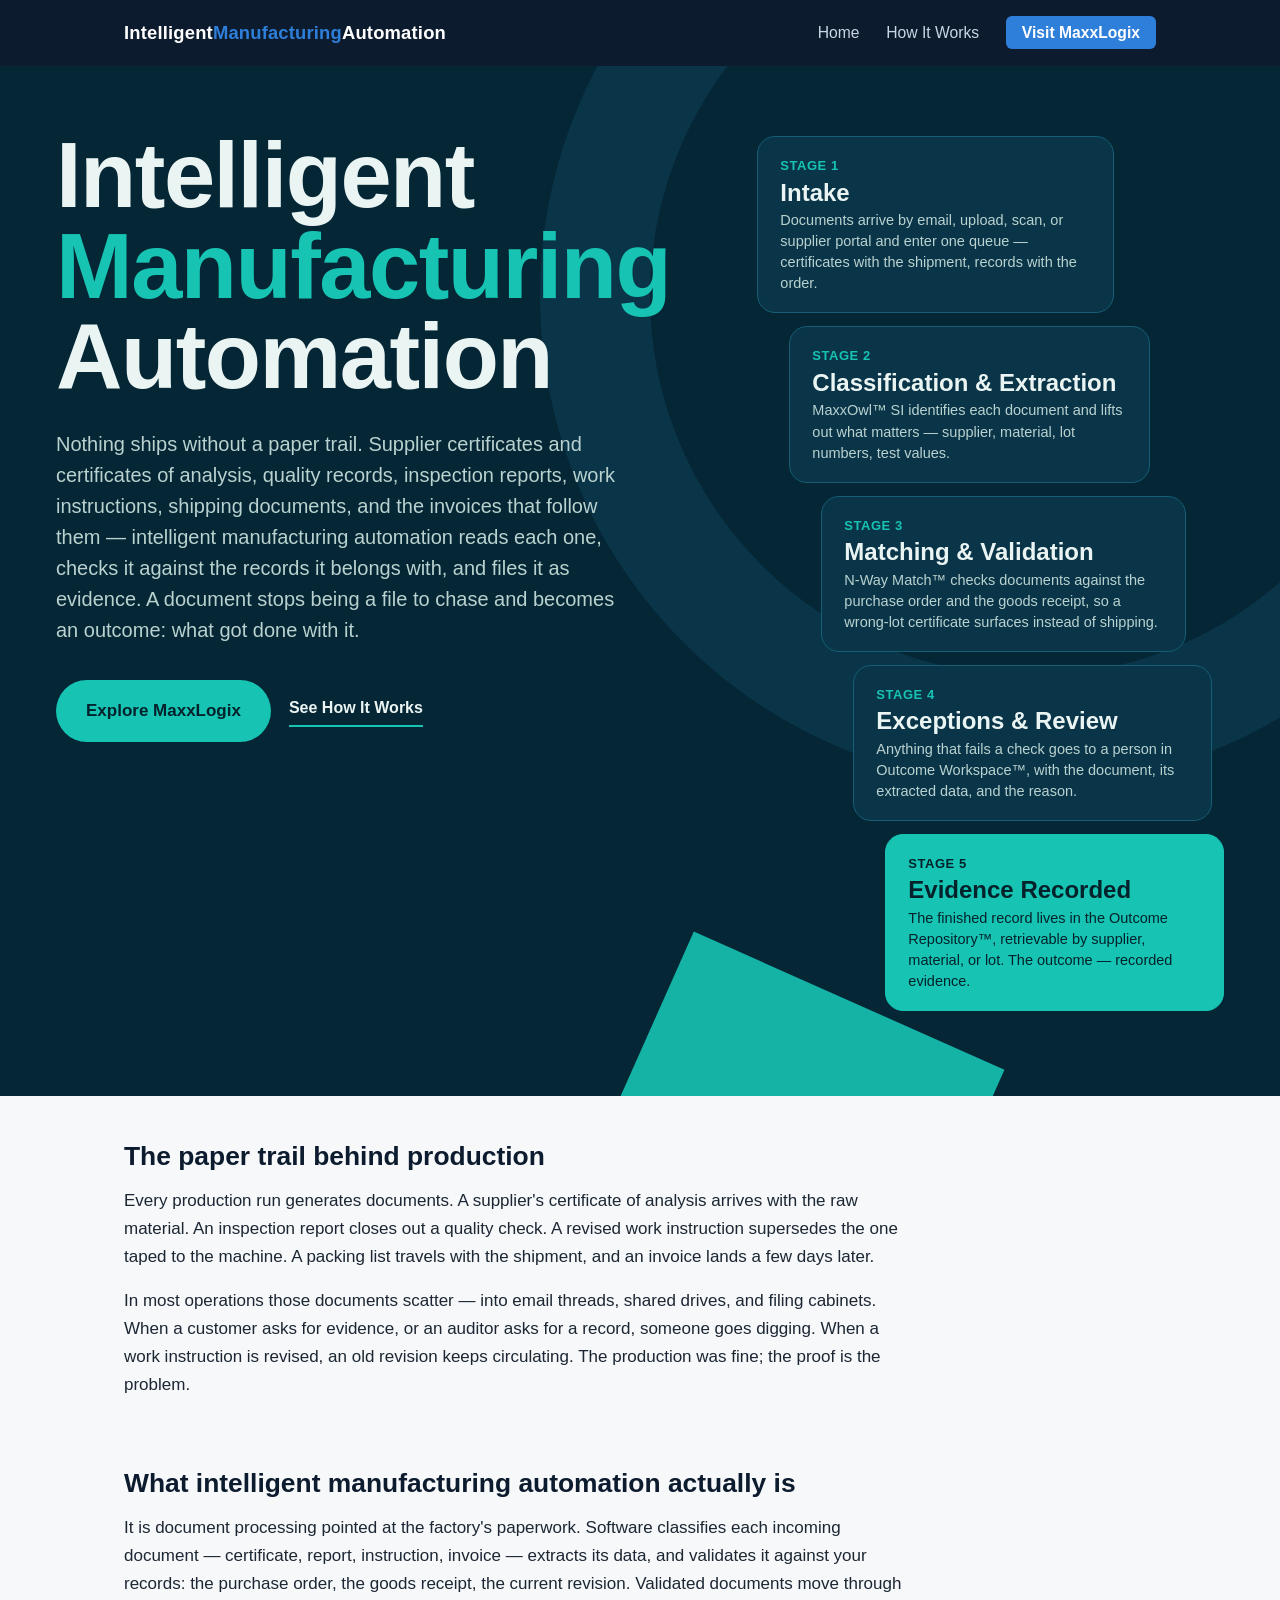
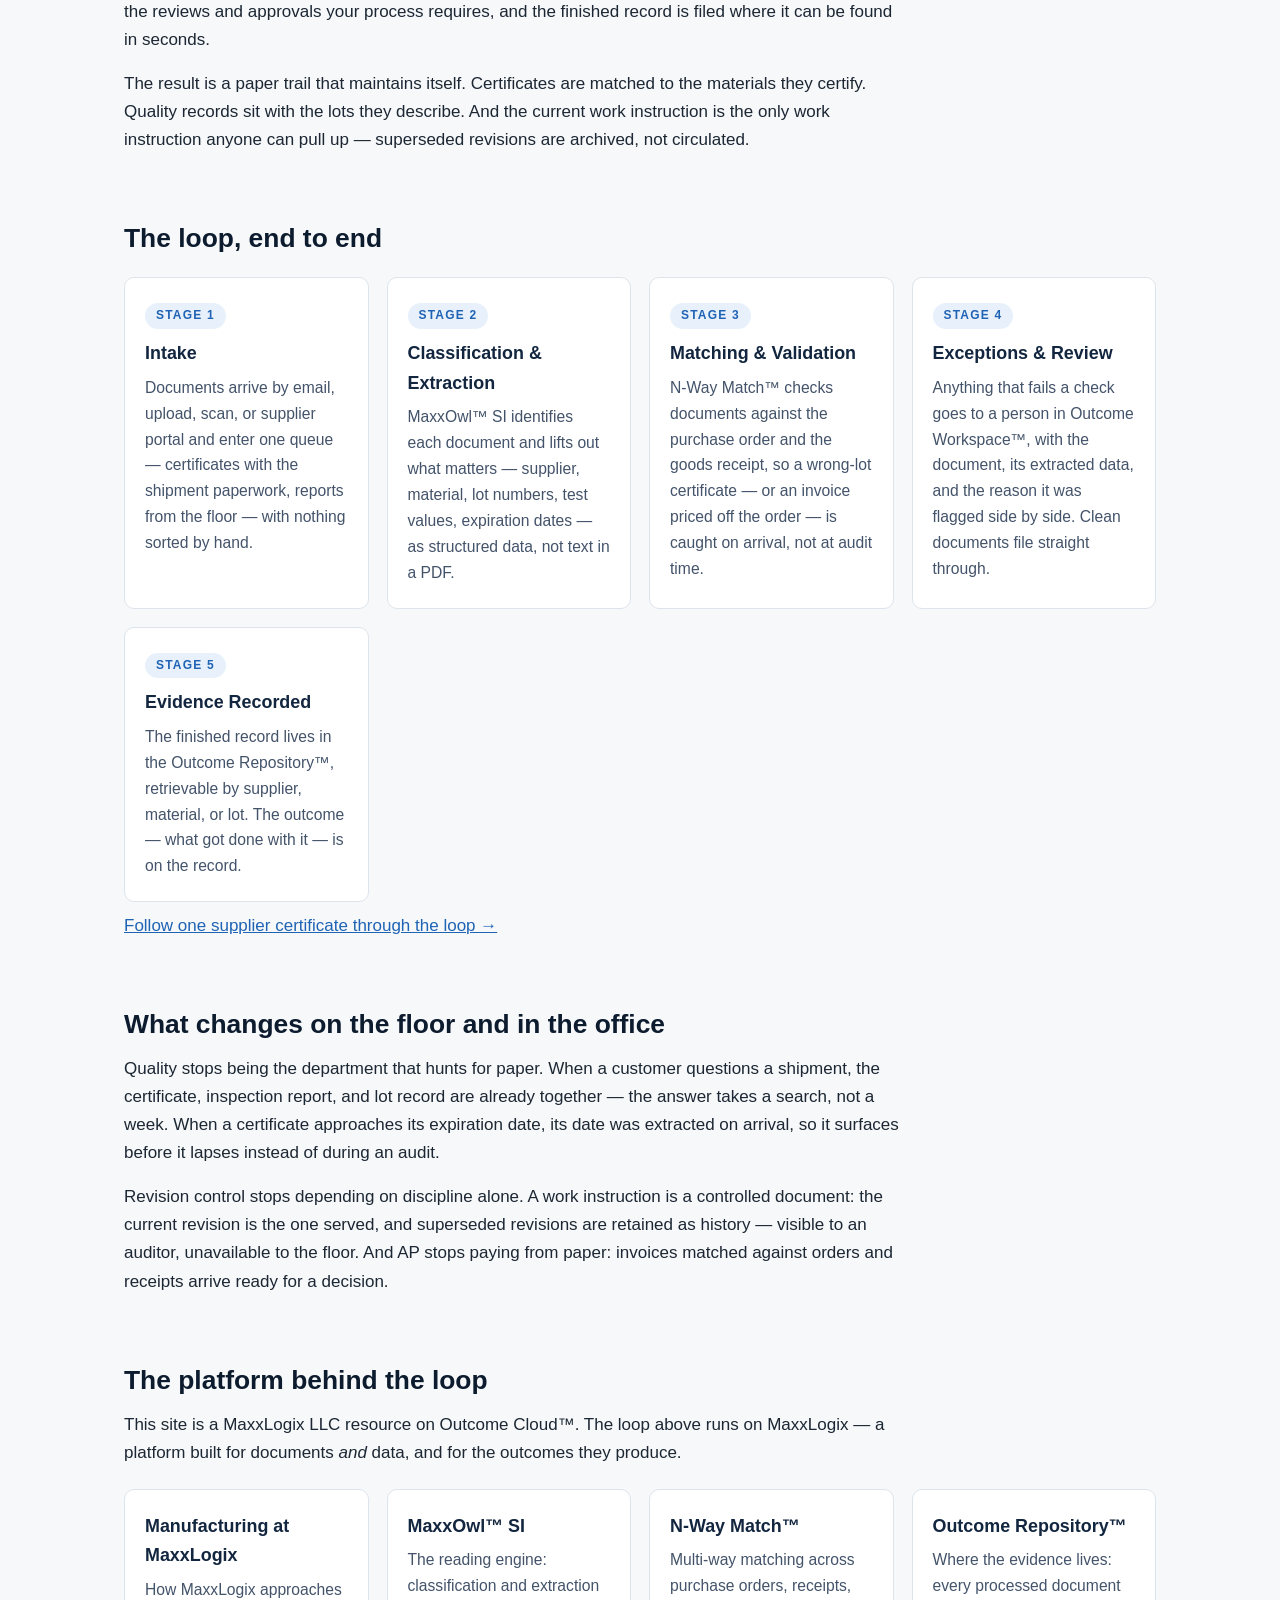
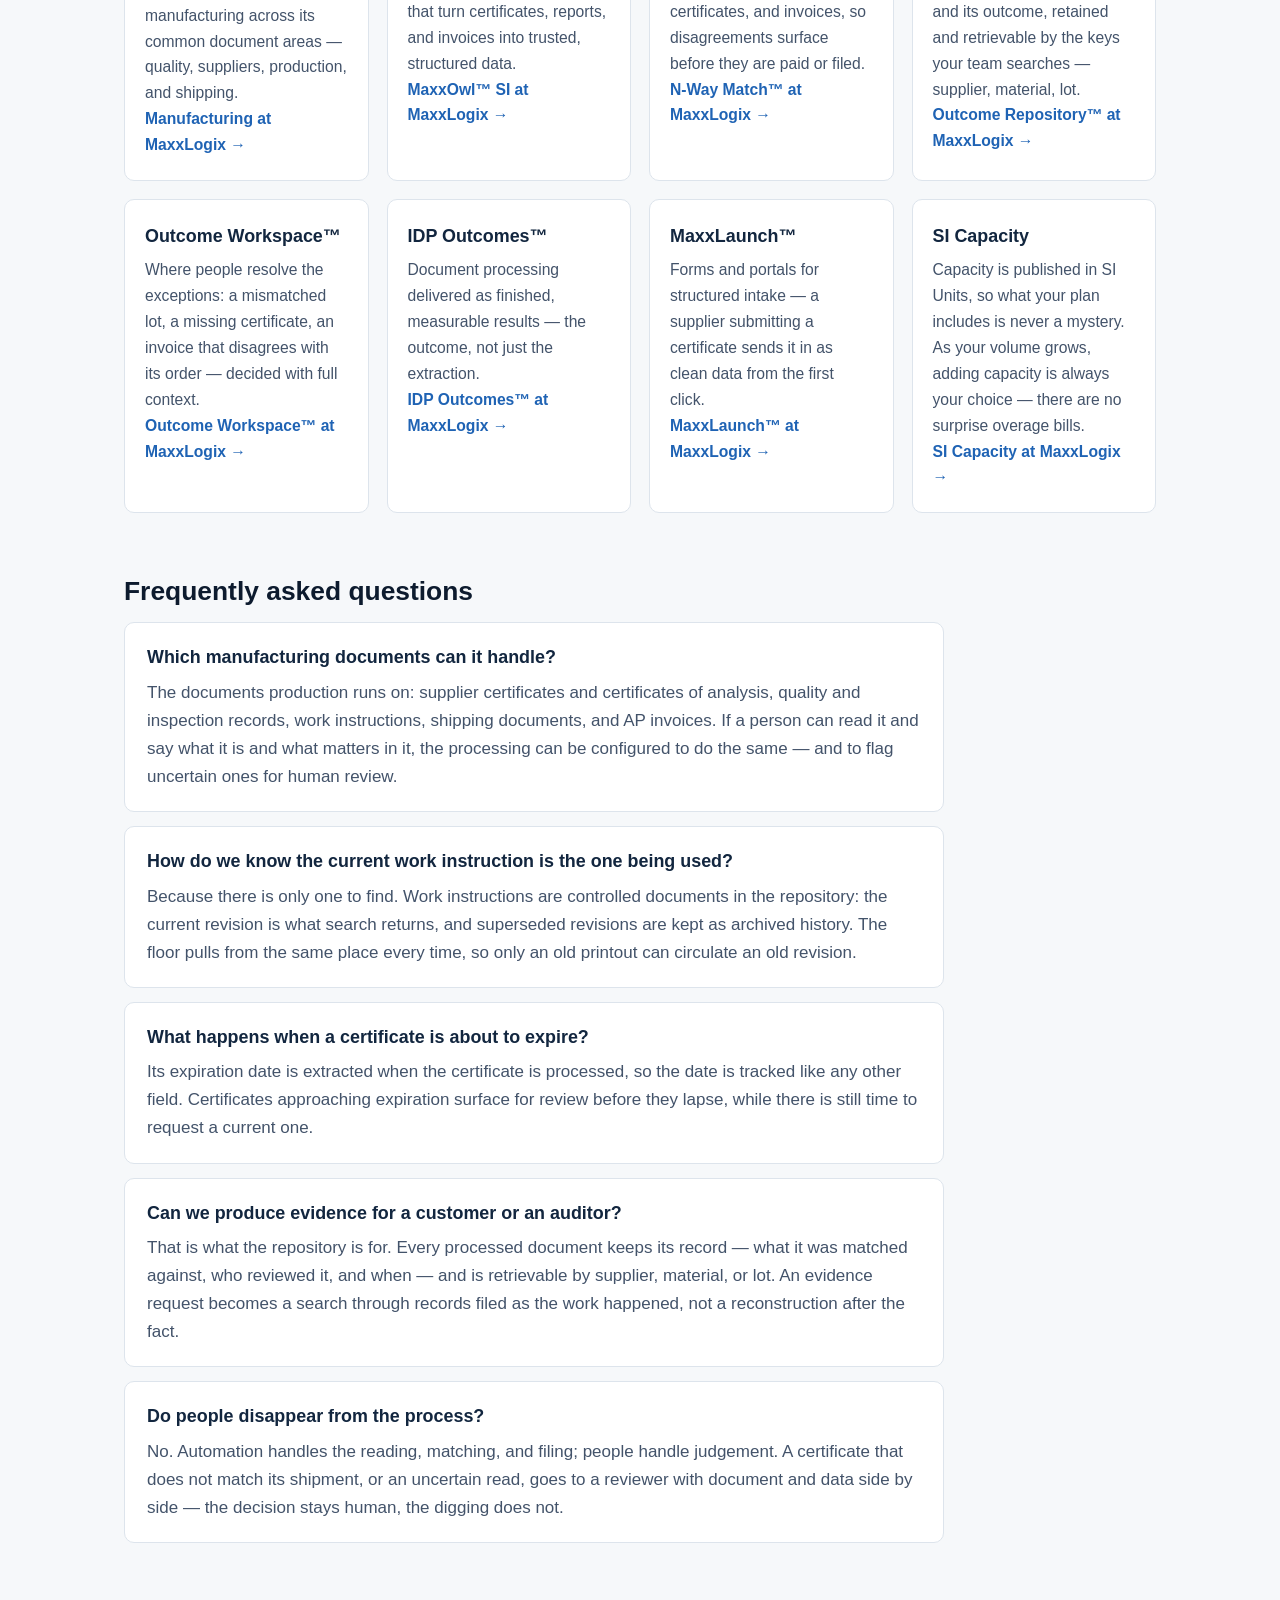
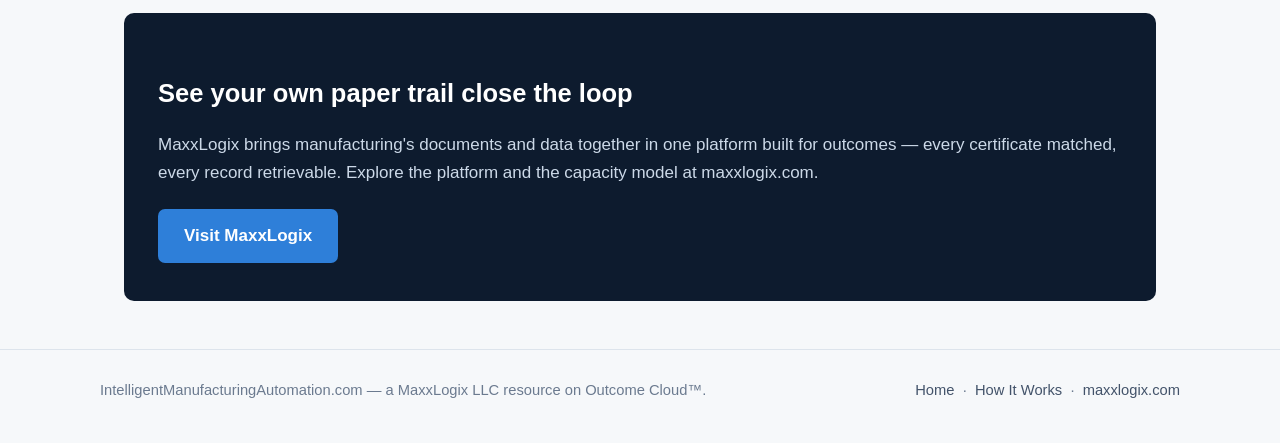
<file: index.html>
<!DOCTYPE html>
<html lang="en">
<head>
<meta charset="UTF-8">
<meta name="viewport" content="width=device-width, initial-scale=1.0">
<title>Intelligent Manufacturing Automation for Production Documents | Intelligent Manufacturing Automation</title>
<meta name="description" content="Intelligent manufacturing automation reads, matches, and files the documents behind production — supplier certificates, quality records, work instructions — as retrievable evidence on MaxxLogix.">
<link rel="canonical" href="https://intelligentmanufacturingautomation.com/">
<meta property="og:type" content="website">
<meta property="og:site_name" content="Intelligent Manufacturing Automation">
<meta property="og:title" content="Intelligent Manufacturing Automation for Production Documents">
<meta property="og:description" content="Supplier certificates, quality records, inspection reports, and work instructions — read, matched, and recorded as evidence. How manufacturing document automation runs on MaxxLogix.">
<meta property="og:url" content="https://intelligentmanufacturingautomation.com/">
<meta name="twitter:card" content="summary">
<link rel="stylesheet" href="style.css">
</head>
<body>

<header class="site-header">
  <div class="header-inner">
    <a class="wordmark" href="index.html">Intelligent<span>Manufacturing</span>Automation</a>
    <nav class="main-nav">
      <a href="index.html">Home</a>
      <a href="how-it-works.html">How It Works</a>
      <a class="nav-cta" href="https://maxxlogix.com">Visit MaxxLogix</a>
    </nav>
  </div>
</header>

<section class="bh">
  <div class="bh-wrap">
    <div class="bh-grid">
      <div>
        <h1 class="bh-h1" style="font-size:92px">Intelligent <span class="bh-a">Manufacturing</span> Automation</h1>
        <p class="bh-lede">Nothing ships without a paper trail. Supplier certificates and certificates of analysis, quality records, inspection reports, work instructions, shipping documents, and the invoices that follow them — intelligent manufacturing automation reads each one, checks it against the records it belongs with, and files it as evidence. A document stops being a file to chase and becomes an outcome: what got done with it.</p>
        <div class="bh-actions">
          <a class="bh-btn" href="https://maxxlogix.com">Explore MaxxLogix</a>
          <a class="bh-link2" href="how-it-works.html">See How It Works</a>
        </div>
      </div>
      <div class="bh-path" aria-label="The path, end to end">
        <div class="bh-stage bh-s1"><div class="bh-n">Stage 1</div><div class="bh-t">Intake</div><div class="bh-d">Documents arrive by email, upload, scan, or supplier portal and enter one queue — certificates with the shipment, records with the order.</div></div>
        <div class="bh-stage bh-s2"><div class="bh-n">Stage 2</div><div class="bh-t">Classification &amp; Extraction</div><div class="bh-d">MaxxOwl&trade; SI identifies each document and lifts out what matters — supplier, material, lot numbers, test values.</div></div>
        <div class="bh-stage bh-s3"><div class="bh-n">Stage 3</div><div class="bh-t">Matching &amp; Validation</div><div class="bh-d">N-Way Match&trade; checks documents against the purchase order and the goods receipt, so a wrong-lot certificate surfaces instead of shipping.</div></div>
        <div class="bh-stage bh-s4"><div class="bh-n">Stage 4</div><div class="bh-t">Exceptions &amp; Review</div><div class="bh-d">Anything that fails a check goes to a person in Outcome Workspace&trade;, with the document, its extracted data, and the reason.</div></div>
        <div class="bh-stage bh-s5"><div class="bh-n">Stage 5</div><div class="bh-t">Evidence Recorded</div><div class="bh-d">The finished record lives in the Outcome Repository&trade;, retrievable by supplier, material, or lot. The outcome — recorded evidence.</div></div>
      </div>
    </div>
  </div>
</section>

<main>

  <section>
    <h2>The paper trail behind production</h2>
    <p>Every production run generates documents. A supplier's certificate of analysis arrives with the raw material. An inspection report closes out a quality check. A revised work instruction supersedes the one taped to the machine. A packing list travels with the shipment, and an invoice lands a few days later.</p>
    <p>In most operations those documents scatter — into email threads, shared drives, and filing cabinets. When a customer asks for evidence, or an auditor asks for a record, someone goes digging. When a work instruction is revised, an old revision keeps circulating. The production was fine; the proof is the problem.</p>
  </section>

  <section>
    <h2>What intelligent manufacturing automation actually is</h2>
    <p>It is document processing pointed at the factory's paperwork. Software classifies each incoming document — certificate, report, instruction, invoice — extracts its data, and validates it against your records: the purchase order, the goods receipt, the current revision. Validated documents move through the reviews and approvals your process requires, and the finished record is filed where it can be found in seconds.</p>
    <p>The result is a paper trail that maintains itself. Certificates are matched to the materials they certify. Quality records sit with the lots they describe. And the current work instruction is the only work instruction anyone can pull up — superseded revisions are archived, not circulated.</p>
  </section>

  <section>
    <h2>The loop, end to end</h2>
    <div class="grid">
      <div class="card">
        <span class="step">Stage 1</span>
        <h3>Intake</h3>
        <p>Documents arrive by email, upload, scan, or supplier portal and enter one queue — certificates with the shipment paperwork, reports from the floor — with nothing sorted by hand.</p>
      </div>
      <div class="card">
        <span class="step">Stage 2</span>
        <h3>Classification &amp; Extraction</h3>
        <p>MaxxOwl&trade; SI identifies each document and lifts out what matters — supplier, material, lot numbers, test values, expiration dates — as structured data, not text in a PDF.</p>
      </div>
      <div class="card">
        <span class="step">Stage 3</span>
        <h3>Matching &amp; Validation</h3>
        <p>N-Way Match&trade; checks documents against the purchase order and the goods receipt, so a wrong-lot certificate — or an invoice priced off the order — is caught on arrival, not at audit time.</p>
      </div>
      <div class="card">
        <span class="step">Stage 4</span>
        <h3>Exceptions &amp; Review</h3>
        <p>Anything that fails a check goes to a person in Outcome Workspace&trade;, with the document, its extracted data, and the reason it was flagged side by side. Clean documents file straight through.</p>
      </div>
      <div class="card">
        <span class="step">Stage 5</span>
        <h3>Evidence Recorded</h3>
        <p>The finished record lives in the Outcome Repository&trade;, retrievable by supplier, material, or lot. The outcome — what got done with it — is on the record.</p>
      </div>
    </div>
    <p><a href="how-it-works.html">Follow one supplier certificate through the loop &rarr;</a></p>
  </section>

  <section>
    <h2>What changes on the floor and in the office</h2>
    <p>Quality stops being the department that hunts for paper. When a customer questions a shipment, the certificate, inspection report, and lot record are already together — the answer takes a search, not a week. When a certificate approaches its expiration date, its date was extracted on arrival, so it surfaces before it lapses instead of during an audit.</p>
    <p>Revision control stops depending on discipline alone. A work instruction is a controlled document: the current revision is the one served, and superseded revisions are retained as history — visible to an auditor, unavailable to the floor. And AP stops paying from paper: invoices matched against orders and receipts arrive ready for a decision.</p>
  </section>

  <section>
    <h2>The platform behind the loop</h2>
    <p class="narrow">This site is a MaxxLogix LLC resource on Outcome Cloud&trade;. The loop above runs on MaxxLogix — a platform built for documents <em>and</em> data, and for the outcomes they produce.</p>
    <div class="grid">
      <div class="card">
        <h3>Manufacturing at MaxxLogix</h3>
        <p>How MaxxLogix approaches manufacturing across its common document areas — quality, suppliers, production, and shipping.</p>
        <p><a href="https://maxxlogix.com/verticals/manufacturing/">Manufacturing at MaxxLogix &rarr;</a></p>
      </div>
      <div class="card">
        <h3>MaxxOwl&trade; SI</h3>
        <p>The reading engine: classification and extraction that turn certificates, reports, and invoices into trusted, structured data.</p>
        <p><a href="https://maxxlogix.com/maxxowl-si/">MaxxOwl&trade; SI at MaxxLogix &rarr;</a></p>
      </div>
      <div class="card">
        <h3>N-Way Match&trade;</h3>
        <p>Multi-way matching across purchase orders, receipts, certificates, and invoices, so disagreements surface before they are paid or filed.</p>
        <p><a href="https://maxxlogix.com/outcome-match/">N-Way Match&trade; at MaxxLogix &rarr;</a></p>
      </div>
      <div class="card">
        <h3>Outcome Repository&trade;</h3>
        <p>Where the evidence lives: every processed document and its outcome, retained and retrievable by the keys your team searches — supplier, material, lot.</p>
        <p><a href="https://maxxlogix.com/outcome-repository/">Outcome Repository&trade; at MaxxLogix &rarr;</a></p>
      </div>
      <div class="card">
        <h3>Outcome Workspace&trade;</h3>
        <p>Where people resolve the exceptions: a mismatched lot, a missing certificate, an invoice that disagrees with its order — decided with full context.</p>
        <p><a href="https://maxxlogix.com/outcome-workspace/">Outcome Workspace&trade; at MaxxLogix &rarr;</a></p>
      </div>
      <div class="card">
        <h3>IDP Outcomes&trade;</h3>
        <p>Document processing delivered as finished, measurable results — the outcome, not just the extraction.</p>
        <p><a href="https://maxxlogix.com/idp-outcomes/">IDP Outcomes&trade; at MaxxLogix &rarr;</a></p>
      </div>
      <div class="card">
        <h3>MaxxLaunch&trade;</h3>
        <p>Forms and portals for structured intake — a supplier submitting a certificate sends it in as clean data from the first click.</p>
        <p><a href="https://maxxlogix.com/maxxlaunch/">MaxxLaunch&trade; at MaxxLogix &rarr;</a></p>
      </div>
      <div class="card">
        <h3>SI Capacity</h3>
        <p>Capacity is published in SI Units, so what your plan includes is never a mystery. As your volume grows, adding capacity is always your choice — there are no surprise overage bills.</p>
        <p><a href="https://maxxlogix.com/si-capacity/">SI Capacity at MaxxLogix &rarr;</a></p>
      </div>
    </div>
  </section>

  <section>
    <h2>Frequently asked questions</h2>

    <div class="faq-item">
      <h3>Which manufacturing documents can it handle?</h3>
      <p>The documents production runs on: supplier certificates and certificates of analysis, quality and inspection records, work instructions, shipping documents, and AP invoices. If a person can read it and say what it is and what matters in it, the processing can be configured to do the same — and to flag uncertain ones for human review.</p>
    </div>

    <div class="faq-item">
      <h3>How do we know the current work instruction is the one being used?</h3>
      <p>Because there is only one to find. Work instructions are controlled documents in the repository: the current revision is what search returns, and superseded revisions are kept as archived history. The floor pulls from the same place every time, so only an old printout can circulate an old revision.</p>
    </div>

    <div class="faq-item">
      <h3>What happens when a certificate is about to expire?</h3>
      <p>Its expiration date is extracted when the certificate is processed, so the date is tracked like any other field. Certificates approaching expiration surface for review before they lapse, while there is still time to request a current one.</p>
    </div>

    <div class="faq-item">
      <h3>Can we produce evidence for a customer or an auditor?</h3>
      <p>That is what the repository is for. Every processed document keeps its record — what it was matched against, who reviewed it, and when — and is retrievable by supplier, material, or lot. An evidence request becomes a search through records filed as the work happened, not a reconstruction after the fact.</p>
    </div>

    <div class="faq-item">
      <h3>Do people disappear from the process?</h3>
      <p>No. Automation handles the reading, matching, and filing; people handle judgement. A certificate that does not match its shipment, or an uncertain read, goes to a reviewer with document and data side by side — the decision stays human, the digging does not.</p>
    </div>
  </section>

  <div class="cta-band">
    <h2>See your own paper trail close the loop</h2>
    <p>MaxxLogix brings manufacturing's documents and data together in one platform built for outcomes — every certificate matched, every record retrievable. Explore the platform and the capacity model at maxxlogix.com.</p>
    <a class="btn" href="https://maxxlogix.com">Visit MaxxLogix</a>
  </div>

</main>

<footer class="site-footer">
  <div class="footer-inner">
    <span>IntelligentManufacturingAutomation.com — a MaxxLogix LLC resource on Outcome Cloud&trade;.</span>
    <span><a href="index.html">Home</a> &nbsp;·&nbsp; <a href="how-it-works.html">How It Works</a> &nbsp;·&nbsp; <a href="https://maxxlogix.com">maxxlogix.com</a></span>
  </div>
</footer>

</body>
</html>
</file>
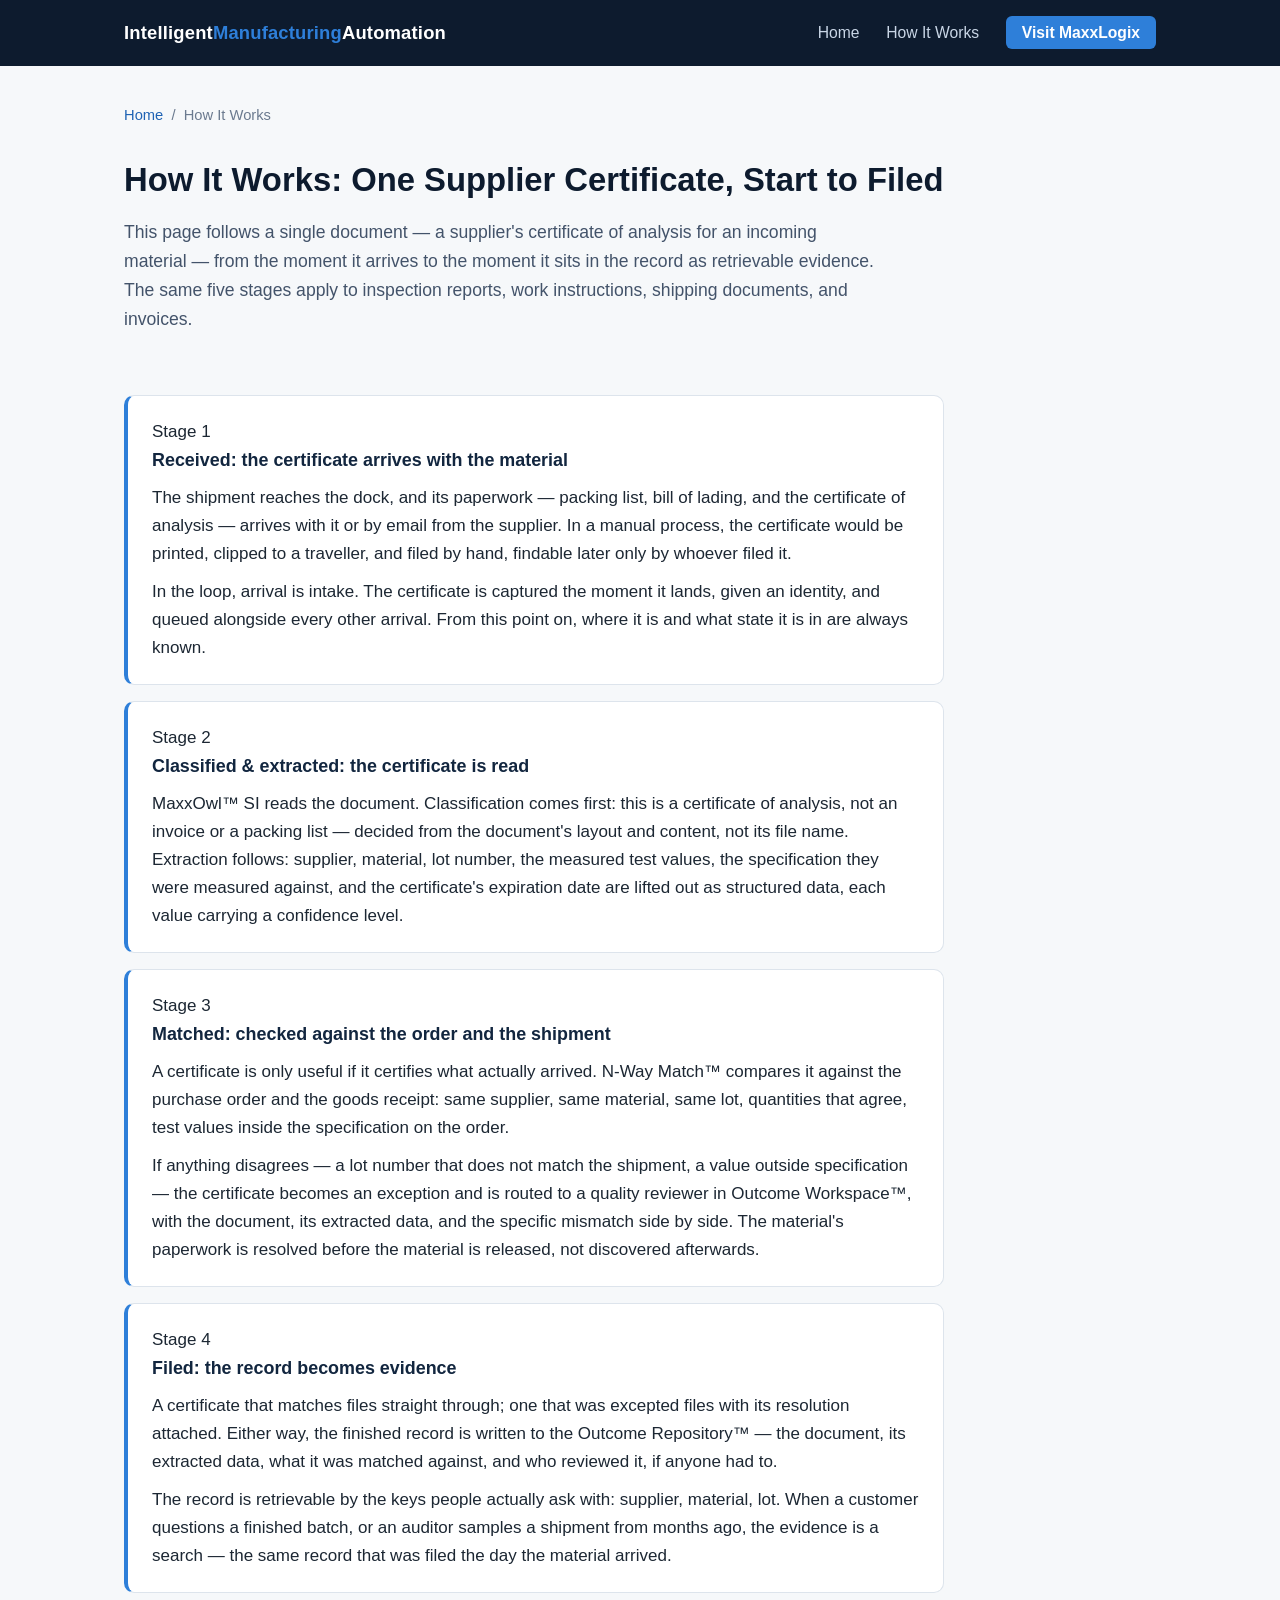
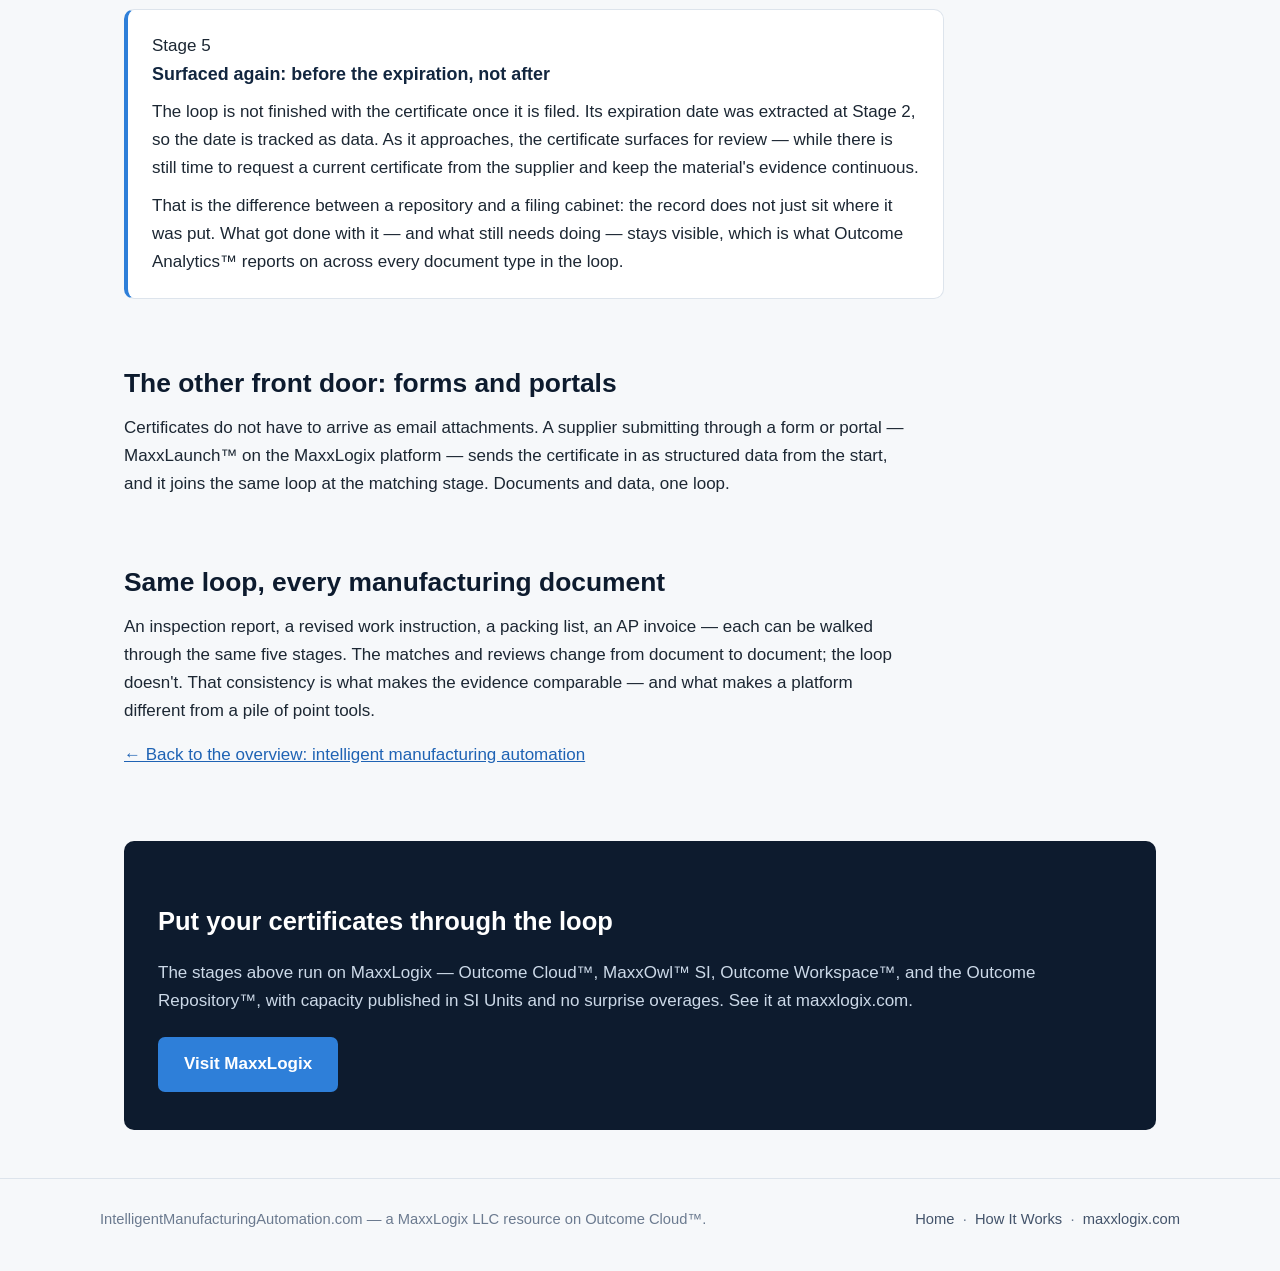
<file: how-it-works.html>
<!DOCTYPE html>
<html lang="en">
<head>
<meta charset="UTF-8">
<meta name="viewport" content="width=device-width, initial-scale=1.0">
<title>How It Works: One Supplier Certificate, Received to Filed Evidence | Intelligent Manufacturing Automation</title>
<meta name="description" content="Follow one supplier certificate of analysis through intelligent manufacturing automation: received, classified and extracted, matched to the purchase order and shipment, and filed as retrievable evidence.">
<link rel="canonical" href="https://intelligentmanufacturingautomation.com/how-it-works.html">
<meta property="og:type" content="article">
<meta property="og:site_name" content="Intelligent Manufacturing Automation">
<meta property="og:title" content="How It Works: One Supplier Certificate, Received to Filed Evidence">
<meta property="og:description" content="A certificate of analysis, tracked end to end — matched to its order and shipment, filed as evidence, and surfaced again before it expires.">
<meta property="og:url" content="https://intelligentmanufacturingautomation.com/how-it-works.html">
<meta name="twitter:card" content="summary">
<link rel="stylesheet" href="style.css">
</head>
<body>

<header class="site-header">
  <div class="header-inner">
    <a class="wordmark" href="index.html">Intelligent<span>Manufacturing</span>Automation</a>
    <nav class="main-nav">
      <a href="index.html">Home</a>
      <a href="how-it-works.html">How It Works</a>
      <a class="nav-cta" href="https://maxxlogix.com">Visit MaxxLogix</a>
    </nav>
  </div>
</header>

<main>

  <p class="crumb"><a href="index.html">Home</a> &nbsp;/&nbsp; How It Works</p>

  <div class="page-head">
    <h1>How It Works: One Supplier Certificate, Start to Filed</h1>
    <p class="lede">This page follows a single document — a supplier's certificate of analysis for an incoming material — from the moment it arrives to the moment it sits in the record as retrievable evidence. The same five stages apply to inspection reports, work instructions, shipping documents, and invoices.</p>
  </div>

  <section>
    <div class="stage-list">

      <div class="stage-block">
        <span class="step">Stage 1</span>
        <h3>Received: the certificate arrives with the material</h3>
        <p>The shipment reaches the dock, and its paperwork — packing list, bill of lading, and the certificate of analysis — arrives with it or by email from the supplier. In a manual process, the certificate would be printed, clipped to a traveller, and filed by hand, findable later only by whoever filed it.</p>
        <p>In the loop, arrival is intake. The certificate is captured the moment it lands, given an identity, and queued alongside every other arrival. From this point on, where it is and what state it is in are always known.</p>
      </div>

      <div class="stage-block">
        <span class="step">Stage 2</span>
        <h3>Classified &amp; extracted: the certificate is read</h3>
        <p>MaxxOwl&trade; SI reads the document. Classification comes first: this is a certificate of analysis, not an invoice or a packing list — decided from the document's layout and content, not its file name. Extraction follows: supplier, material, lot number, the measured test values, the specification they were measured against, and the certificate's expiration date are lifted out as structured data, each value carrying a confidence level.</p>
      </div>

      <div class="stage-block">
        <span class="step">Stage 3</span>
        <h3>Matched: checked against the order and the shipment</h3>
        <p>A certificate is only useful if it certifies what actually arrived. N-Way Match&trade; compares it against the purchase order and the goods receipt: same supplier, same material, same lot, quantities that agree, test values inside the specification on the order.</p>
        <p>If anything disagrees — a lot number that does not match the shipment, a value outside specification — the certificate becomes an exception and is routed to a quality reviewer in Outcome Workspace&trade;, with the document, its extracted data, and the specific mismatch side by side. The material's paperwork is resolved before the material is released, not discovered afterwards.</p>
      </div>

      <div class="stage-block">
        <span class="step">Stage 4</span>
        <h3>Filed: the record becomes evidence</h3>
        <p>A certificate that matches files straight through; one that was excepted files with its resolution attached. Either way, the finished record is written to the Outcome Repository&trade; — the document, its extracted data, what it was matched against, and who reviewed it, if anyone had to.</p>
        <p>The record is retrievable by the keys people actually ask with: supplier, material, lot. When a customer questions a finished batch, or an auditor samples a shipment from months ago, the evidence is a search — the same record that was filed the day the material arrived.</p>
      </div>

      <div class="stage-block">
        <span class="step">Stage 5</span>
        <h3>Surfaced again: before the expiration, not after</h3>
        <p>The loop is not finished with the certificate once it is filed. Its expiration date was extracted at Stage 2, so the date is tracked as data. As it approaches, the certificate surfaces for review — while there is still time to request a current certificate from the supplier and keep the material's evidence continuous.</p>
        <p>That is the difference between a repository and a filing cabinet: the record does not just sit where it was put. What got done with it — and what still needs doing — stays visible, which is what Outcome Analytics&trade; reports on across every document type in the loop.</p>
      </div>

    </div>
  </section>

  <section>
    <h2>The other front door: forms and portals</h2>
    <p class="narrow">Certificates do not have to arrive as email attachments. A supplier submitting through a form or portal — MaxxLaunch&trade; on the MaxxLogix platform — sends the certificate in as structured data from the start, and it joins the same loop at the matching stage. Documents and data, one loop.</p>
  </section>

  <section>
    <h2>Same loop, every manufacturing document</h2>
    <p class="narrow">An inspection report, a revised work instruction, a packing list, an AP invoice — each can be walked through the same five stages. The matches and reviews change from document to document; the loop doesn't. That consistency is what makes the evidence comparable — and what makes a platform different from a pile of point tools.</p>
    <p class="narrow"><a href="index.html">&larr; Back to the overview: intelligent manufacturing automation</a></p>
  </section>

  <div class="cta-band">
    <h2>Put your certificates through the loop</h2>
    <p>The stages above run on MaxxLogix — Outcome Cloud&trade;, MaxxOwl&trade; SI, Outcome Workspace&trade;, and the Outcome Repository&trade;, with capacity published in SI Units and no surprise overages. See it at maxxlogix.com.</p>
    <a class="btn" href="https://maxxlogix.com">Visit MaxxLogix</a>
  </div>

</main>

<footer class="site-footer">
  <div class="footer-inner">
    <span>IntelligentManufacturingAutomation.com — a MaxxLogix LLC resource on Outcome Cloud&trade;.</span>
    <span><a href="index.html">Home</a> &nbsp;·&nbsp; <a href="how-it-works.html">How It Works</a> &nbsp;·&nbsp; <a href="https://maxxlogix.com">maxxlogix.com</a></span>
  </div>
</footer>

</body>
</html>
</file>
<file: style.css>
/* Intelligent Manufacturing Automation — microsite styles
   Palette: deep navy / slate with a single steel-blue accent.
   No external assets. System font stack only. */

:root {
  --navy: #0d1b2e;
  --navy-2: #12263f;
  --slate: #43536a;
  --slate-light: #6b7a8f;
  --ink: #1c2733;
  --bg: #f6f8fa;
  --card: #ffffff;
  --line: #dde4ec;
  --accent: #2e7fd9;
  --accent-dark: #1f63b4;
  --radius: 10px;
}

* { box-sizing: border-box; }

html { scroll-behavior: smooth; }

body {
  margin: 0;
  font-family: -apple-system, BlinkMacSystemFont, "Segoe UI", Roboto,
    "Helvetica Neue", Arial, sans-serif;
  color: var(--ink);
  background: var(--bg);
  line-height: 1.65;
  font-size: 17px;
}

a { color: var(--accent-dark); }
a:hover { color: var(--accent); }

/* ---------- Header ---------- */
.site-header {
  background: var(--navy);
  color: #fff;
}
.header-inner {
  max-width: 1080px;
  margin: 0 auto;
  padding: 18px 24px;
  display: flex;
  flex-wrap: wrap;
  align-items: center;
  justify-content: space-between;
  gap: 12px;
}
.wordmark {
  color: #fff;
  text-decoration: none;
  font-weight: 700;
  font-size: 1.15rem;
  letter-spacing: 0.01em;
}
.wordmark span { color: var(--accent); }
.main-nav a {
  color: #c9d6e6;
  text-decoration: none;
  margin-left: 22px;
  font-size: 0.98rem;
}
.main-nav a:hover { color: #fff; }
.main-nav a.nav-cta {
  background: var(--accent);
  color: #fff;
  padding: 8px 16px;
  border-radius: 6px;
  font-weight: 600;
}
.main-nav a.nav-cta:hover { background: var(--accent-dark); }

/* ---------- Hero ---------- */
.hero {
  background: linear-gradient(160deg, var(--navy) 0%, var(--navy-2) 70%, #1a3a5c 100%);
  color: #fff;
  padding: 64px 24px 72px;
}
.hero-inner { max-width: 820px; margin: 0 auto; }
.hero .eyebrow {
  text-transform: uppercase;
  letter-spacing: 0.14em;
  font-size: 0.78rem;
  font-weight: 700;
  color: #8fc1f2;
  margin: 0 0 14px;
}
.hero h1 {
  font-size: 2.45rem;
  line-height: 1.18;
  margin: 0 0 18px;
  font-weight: 750;
}
.hero p.lede {
  font-size: 1.16rem;
  color: #d7e3f0;
  margin: 0 0 28px;
  max-width: 680px;
}
.btn {
  display: inline-block;
  background: var(--accent);
  color: #fff;
  text-decoration: none;
  font-weight: 600;
  padding: 13px 26px;
  border-radius: 7px;
  margin-right: 12px;
}
.btn:hover { background: var(--accent-dark); color: #fff; }
.btn.ghost {
  background: transparent;
  border: 1px solid #7d97b5;
  color: #e6eef7;
}
.btn.ghost:hover { border-color: #fff; color: #fff; }

/* ---------- Layout ---------- */
main { max-width: 1080px; margin: 0 auto; padding: 0 24px; }
section { padding: 44px 0 8px; }
section h2 {
  font-size: 1.65rem;
  line-height: 1.25;
  color: var(--navy);
  margin: 0 0 14px;
}
section h3 { color: var(--navy-2); margin: 0 0 8px; font-size: 1.12rem; }
section p { max-width: 780px; margin: 0 0 16px; }
.narrow { max-width: 780px; }

/* ---------- Stage / card grids ---------- */
.grid {
  display: grid;
  grid-template-columns: repeat(auto-fit, minmax(230px, 1fr));
  gap: 18px;
  margin: 22px 0 10px;
}
.card {
  background: var(--card);
  border: 1px solid var(--line);
  border-radius: var(--radius);
  padding: 22px 20px;
}
.card .step {
  display: inline-block;
  font-size: 0.75rem;
  font-weight: 700;
  letter-spacing: 0.1em;
  text-transform: uppercase;
  color: var(--accent-dark);
  background: #e8f1fb;
  border-radius: 20px;
  padding: 3px 11px;
  margin-bottom: 10px;
}
.card p { margin: 0; font-size: 0.98rem; color: var(--slate); }
.card h3 { margin-bottom: 6px; }
.card a { font-weight: 600; text-decoration: none; }
.card a:hover { text-decoration: underline; }

/* ---------- Deep-dive stage list (how it works) ---------- */
.stage-list { max-width: 820px; }
.stage-block {
  background: var(--card);
  border: 1px solid var(--line);
  border-left: 4px solid var(--accent);
  border-radius: var(--radius);
  padding: 22px 24px;
  margin-bottom: 16px;
}
.stage-block p { margin: 0 0 10px; }
.stage-block p:last-child { margin-bottom: 0; }

/* ---------- FAQ ---------- */
.faq-item {
  background: var(--card);
  border: 1px solid var(--line);
  border-radius: var(--radius);
  padding: 20px 22px;
  margin-bottom: 14px;
  max-width: 820px;
}
.faq-item h3 { margin-bottom: 6px; }
.faq-item p { margin: 0; color: var(--slate); }

/* ---------- CTA band ---------- */
.cta-band {
  background: var(--navy);
  color: #fff;
  border-radius: var(--radius);
  padding: 38px 34px;
  margin: 48px 0;
  text-align: left;
}
.cta-band h2 { color: #fff; margin-bottom: 10px; }
.cta-band p { color: #ccd9e8; margin-bottom: 22px; }

/* ---------- Footer ---------- */
.site-footer {
  border-top: 1px solid var(--line);
  margin-top: 24px;
  padding: 28px 24px 40px;
  color: var(--slate-light);
  font-size: 0.92rem;
}
.footer-inner {
  max-width: 1080px;
  margin: 0 auto;
  display: flex;
  flex-wrap: wrap;
  gap: 10px 28px;
  justify-content: space-between;
}
.site-footer a { color: var(--slate); text-decoration: none; }
.site-footer a:hover { text-decoration: underline; }

/* ---------- Breadcrumb (subpage) ---------- */
.crumb { padding: 22px 0 0; font-size: 0.92rem; color: var(--slate-light); }
.crumb a { text-decoration: none; }
.crumb a:hover { text-decoration: underline; }
.page-head { padding-top: 18px; }
.page-head h1 { font-size: 2.05rem; color: var(--navy); line-height: 1.22; margin: 0 0 12px; }
.page-head p.lede { font-size: 1.1rem; color: var(--slate); max-width: 760px; }

/* ---------- Responsive ---------- */
@media (max-width: 640px) {
  body { font-size: 16px; }
  .hero { padding: 44px 20px 52px; }
  .hero h1 { font-size: 1.85rem; }
  .page-head h1 { font-size: 1.6rem; }
  section h2 { font-size: 1.4rem; }
  .main-nav a { margin-left: 14px; }
  .btn { display: block; text-align: center; margin: 0 0 10px; }
  .cta-band { padding: 28px 22px; }
}

/* ===== Bold hero (bh-) — 2026-11-17 rollout, approved sample system ===== */
.bh{position:relative;background:#052635;color:#eaf5f3;overflow:clip;padding:64px 56px 72px}
.bh::before{content:"";position:absolute;width:760px;height:760px;border-radius:50%;border:110px solid #0a3549;right:-240px;top:-260px}
.bh::after{content:"";position:absolute;width:340px;height:340px;background:#17c3b2;right:330px;bottom:-230px;transform:rotate(24deg);opacity:.9}
.bh-wrap{position:relative;z-index:2;max-width:1360px;margin:0 auto}
.bh-grid{display:grid;grid-template-columns:minmax(0,7fr) minmax(0,5fr);gap:48px;align-items:start}
.bh-h1{font-weight:800;line-height:.98;letter-spacing:-1.5px;margin:0;overflow-wrap:break-word;text-wrap:balance;color:#eaf5f3}
.bh-a{color:#17c3b2}
.bh-h{color:#ffb03a}
.bh-lede{margin-top:28px;font-size:20px;line-height:1.55;color:#b9d2cf;max-width:560px}
.bh-actions{margin-top:34px;display:flex;gap:18px;align-items:center;flex-wrap:wrap}
.bh-btn{display:inline-block;background:#17c3b2;color:#03222b;font-weight:700;font-size:17px;text-decoration:none;padding:17px 30px;border-radius:999px;transition:transform .18s ease}
.bh-btn:hover{transform:translateY(-2px);color:#03222b}
.bh-link2{color:#eaf5f3;font-weight:600;font-size:16px;text-decoration:none;border-bottom:2px solid #17c3b2;padding-bottom:3px}
.bh-link2:hover{color:#17c3b2}
.bh-path{position:relative;padding-top:6px}
.bh-stage{background:#0a3549;border:1px solid #155e75;border-radius:18px;padding:18px 22px;margin-bottom:13px;position:relative}
.bh-n{font-size:13px;color:#17c3b2;font-weight:700;letter-spacing:.04em;text-transform:uppercase}
.bh-t{font-size:24px;font-weight:700;margin-top:2px;line-height:1.15;color:#eaf5f3}
.bh-d{font-size:14.5px;color:#b9d2cf;margin-top:4px;line-height:1.45}
.bh-s1{margin-right:110px}
.bh-s2{margin-left:32px;margin-right:74px}
.bh-s3{margin-left:64px;margin-right:38px}
.bh-s4{margin-left:96px;margin-right:12px}
.bh-s5{margin-left:128px;background:#17c3b2;border-color:#17c3b2}
.bh-s5 .bh-n,.bh-s5 .bh-t,.bh-s5 .bh-d{color:#03222b}
@media (max-width:900px){
  .bh{padding:44px 24px 54px}
  .bh-grid{grid-template-columns:1fr}
  .bh-h1{font-size:52px !important}
  .bh-s1,.bh-s2,.bh-s3,.bh-s4,.bh-s5{margin-left:0;margin-right:0}
}
@media (prefers-reduced-motion: reduce){
  .bh-btn{transition:none}
  .bh-btn:hover{transform:none}
}
</file>
